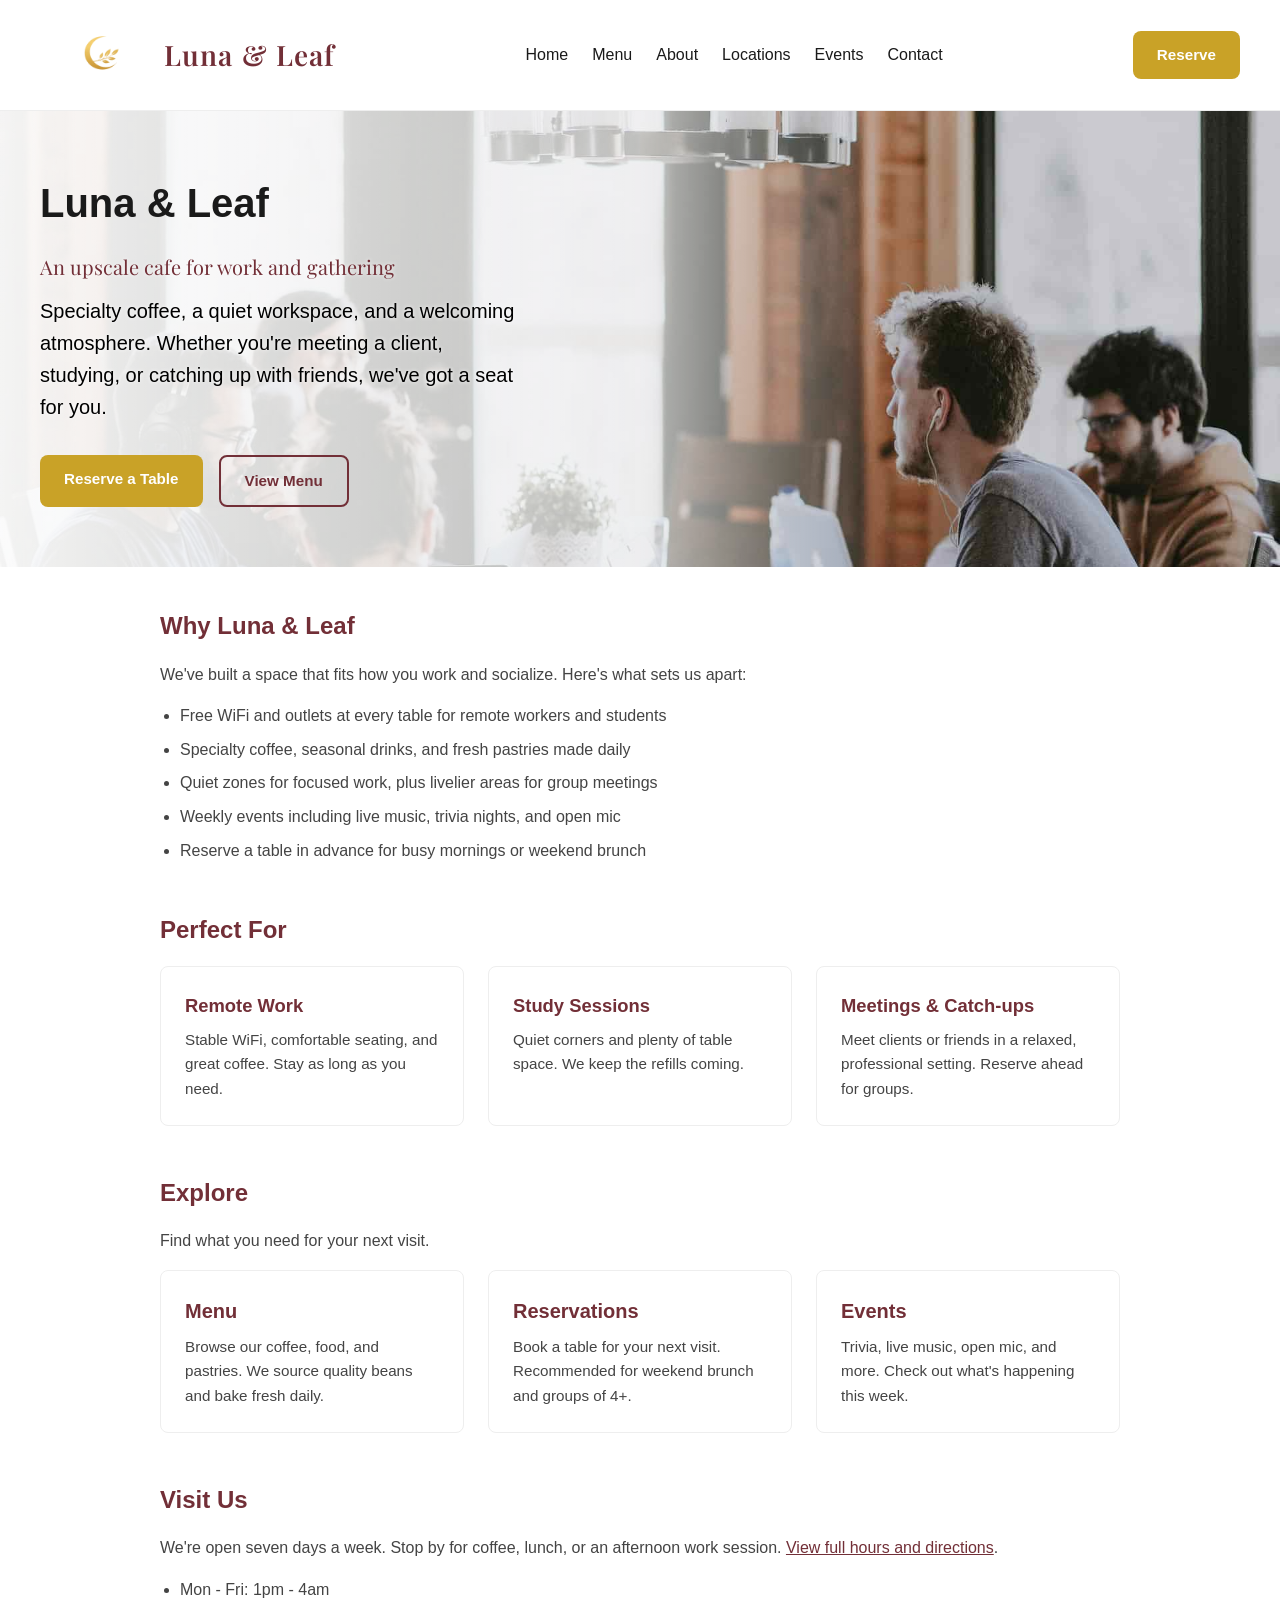
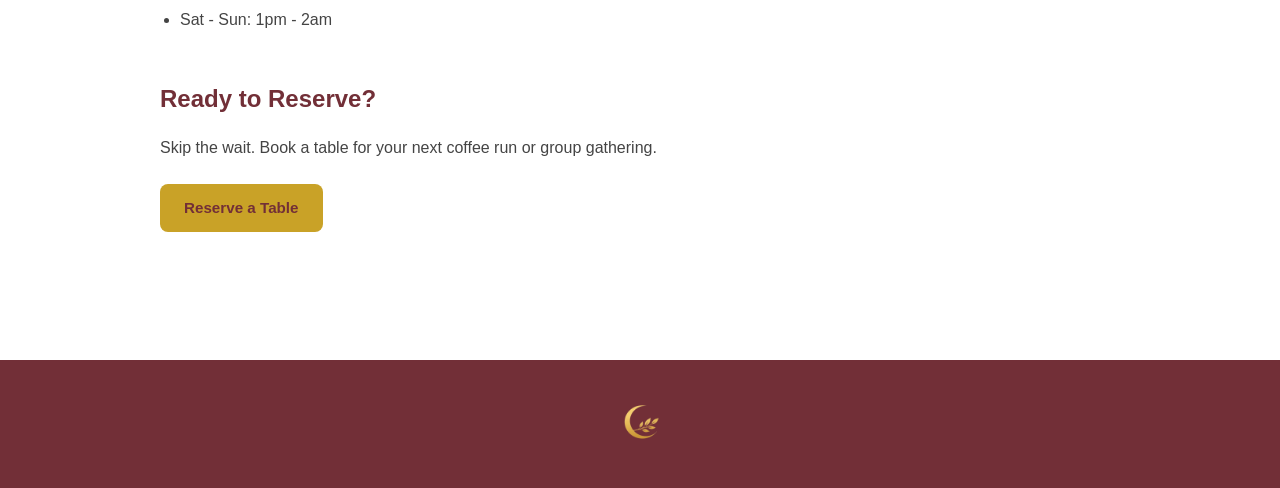
<file: index.html>
<html>
<head>
    <meta name="viewport" content="width=device-width, initial-scale=1">
    <meta name="keywords" content="Luna and Leaf, cafe, coffee shop, upscale cafe, workspace cafe, study spot, specialty coffee, reservations">
    <title>Luna & Leaf</title>

    <link rel="stylesheet" href="https://fonts.googleapis.com/css2?family=Playfair+Display:wght@600;700&display=swap">
    <link rel="stylesheet" href="buisness_style.css">
    <style>
        /* home hero - background image with overlay for readability */
        .home-hero {
            background: linear-gradient(90deg, rgba(255,255,255,0.95) 0%, rgba(255,255,255,0.7) 50%, transparent 70%),
                        url("images/workspace-2.jpg") no-repeat right center;
            background-size: cover;
            min-height: 400px;
            display: flex;
            flex-direction: column;
            justify-content: center;
        }

        .home-hero p {
            text-shadow: 0 0 4px #ffffff;
        }

    </style>
</head>

<body>
    <div class="header">
        <a href="index.html" class="logo">
            <img src="images/logo-nobg.png" alt="Luna & Leaf">
            <span>Luna & Leaf</span>
        </a>
        <nav class="navBar">
            <a href="index.html">Home</a>
            <a href="menu.html">Menu</a>
            <a href="about.html">About</a>
            <a href="locations.html">Locations</a>
            <a href="events.html">Events</a>
            <a href="contact.html">Contact</a>
        </nav>
        <a href="reservations.html" class="btn-cta">Reserve</a>
    </div>

    <div class="hero home-hero">
        <h1>Luna & Leaf</h1>
        <p class="hero-tagline">An upscale cafe for work and gathering</p>
        <p class="hero-intro">Specialty coffee, a quiet workspace, and a welcoming atmosphere. Whether you're meeting a client, studying, or catching up with friends, we've got a seat for you.</p>
        <div class="hero-ctas">
            <a href="reservations.html" class="btn-cta">Reserve a Table</a>
            <a href="menu.html" class="btn-secondary">View Menu</a>
        </div>
    </div>

    <div class="body">
        <section class="home-section">
            <h2>Why Luna & Leaf</h2>
            <p>We've built a space that fits how you work and socialize. Here's what sets us apart:</p>
            <ul class="feature-list">
                <li>Free WiFi and outlets at every table for remote workers and students</li>
                <li>Specialty coffee, seasonal drinks, and fresh pastries made daily</li>
                <li>Quiet zones for focused work, plus livelier areas for group meetings</li>
                <li>Weekly events including live music, trivia nights, and open mic</li>
                <li>Reserve a table in advance for busy mornings or weekend brunch</li>
            </ul>
        </section>

        <section class="home-section">
            <h2>Perfect For</h2>
            <div class="perfect-for-grid">
                <div class="perfect-for-card">
                    <h3>Remote Work</h3>
                    <p>Stable WiFi, comfortable seating, and great coffee. Stay as long as you need.</p>
                </div>
                <div class="perfect-for-card">
                    <h3>Study Sessions</h3>
                    <p>Quiet corners and plenty of table space. We keep the refills coming.</p>
                </div>
                <div class="perfect-for-card">
                    <h3>Meetings & Catch-ups</h3>
                    <p>Meet clients or friends in a relaxed, professional setting. Reserve ahead for groups.</p>
                </div>
            </div>
        </section>

        <section class="home-section home-quicklinks">
            <h2>Explore</h2>
            <p>Find what you need for your next visit.</p>
            <div class="quicklinks-grid">
                <a href="menu.html" class="quicklink-card">
                    <h3>Menu</h3>
                    <p>Browse our coffee, food, and pastries. We source quality beans and bake fresh daily.</p>
                </a>
                <a href="reservations.html" class="quicklink-card">
                    <h3>Reservations</h3>
                    <p>Book a table for your next visit. Recommended for weekend brunch and groups of 4+.</p>
                </a>
                <a href="events.html" class="quicklink-card">
                    <h3>Events</h3>
                    <p>Trivia, live music, open mic, and more. Check out what's happening this week.</p>
                </a>
            </div>
        </section>

        <section class="home-section">
            <h2>Visit Us</h2>
            <p>We're open seven days a week. Stop by for coffee, lunch, or an afternoon work session. <a href="locations.html">View full hours and directions</a>.</p>
            <ul class="hours-preview">
                <li>Mon - Fri: 1pm - 4am</li>
                <li>Sat - Sun: 1pm - 2am</li>
            </ul>
        </section>

        <section class="home-section home-cta">
            <h2>Ready to Reserve?</h2>
            <p>Skip the wait. Book a table for your next coffee run or group gathering.</p>
            <a href="reservations.html" class="btn-cta">Reserve a Table</a>
        </section>
    </div>

    <footer class="footer">
        <a href="index.html"><img src="images/logo-nobg.png" alt="Luna & Leaf"></a>
    </footer>

</body>
</html>
</file>
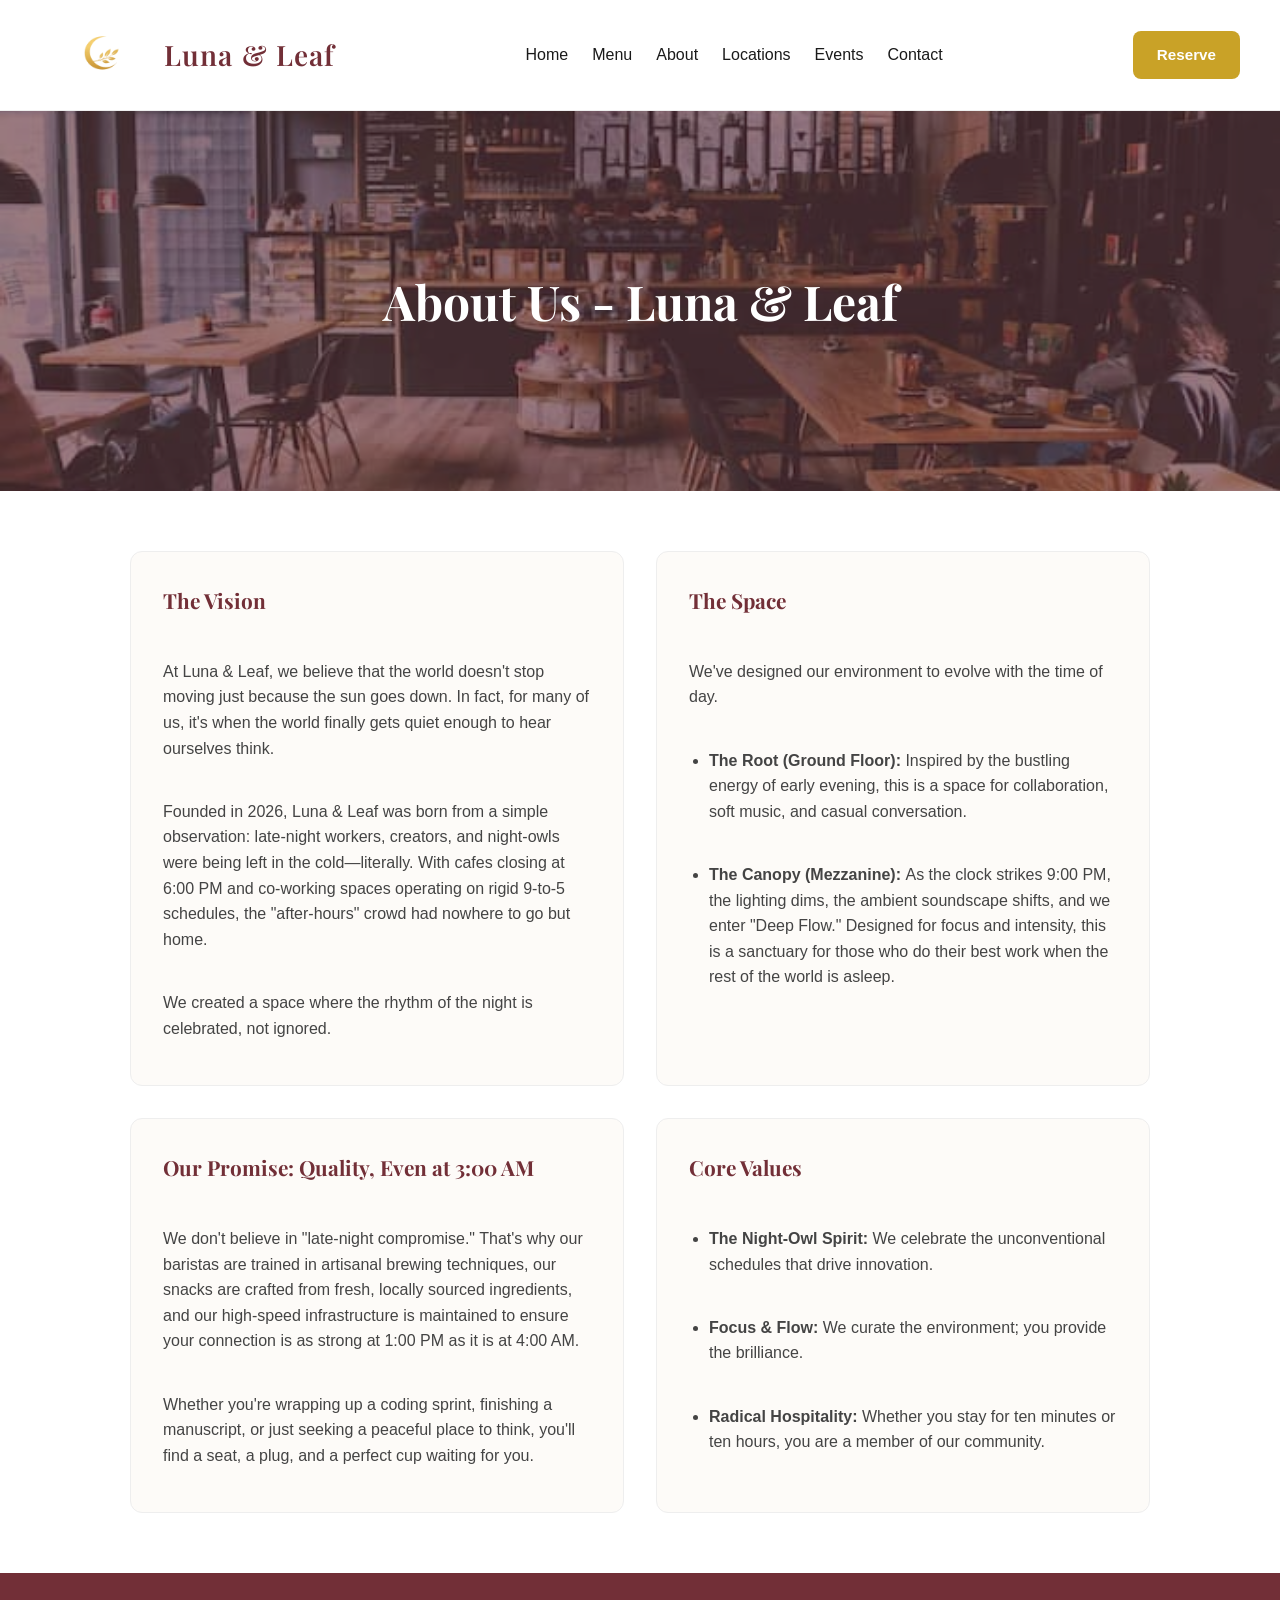
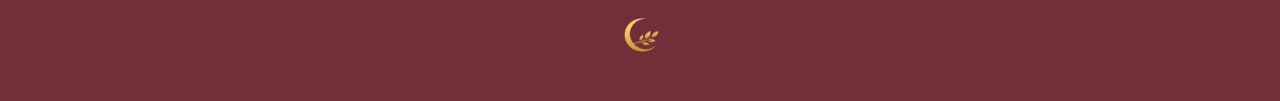
<file: about.html>
<html>
<head>
    <meta name='viewport' content="width=device-width, initial-scale=1">
    <title>About Us - Luna & Leaf</title>

    <link rel="stylesheet" href="https://fonts.googleapis.com/css2?family=Playfair+Display:wght@600;700&display=swap">
    <link rel="stylesheet" href="buisness_style.css">
</head>

<body>
    <div class="header">
        <a href="index.html" class="logo">
            <img src="images/logo-nobg.png" alt="Luna & Leaf">
            <span>Luna & Leaf</span>
        </a>
        <nav class="navBar">
            <a href="index.html">Home</a>
            <a href="menu.html">Menu</a>
            <a href="about.html">About</a>
            <a href="locations.html">Locations</a>
            <a href="events.html">Events</a>
            <a href="contact.html">Contact</a>
        </nav>
        <a href="reservations.html" class="btn-cta">Reserve</a>
    </div>

    <div class="aboutUsHero"> 
        <h1>About Us - Luna & Leaf</h1>
        <img id="aboutIMG"src="images/aboutUS.jpg">
    </div>


    <div class="aboutBoxes">
        <div class="aboutBox0">
            <h3>The Vision</h3></br>
            <p>At Luna & Leaf, we believe that the world doesn't stop moving 
                just because the sun goes down. In fact, for many of us, it's 
                when the world finally gets quiet enough to hear ourselves think.</p></br>
            <p>Founded in 2026, Luna & Leaf was born from a simple observation: 
                late-night workers, creators, and night-owls were being left in 
                the cold—literally. With cafes closing at 6:00 PM and co-working 
                spaces operating on rigid 9-to-5 schedules, the "after-hours" 
                crowd had nowhere to go but home.</p></br>
            <p>We created a space where the rhythm of the night is celebrated, 
                not ignored.</p>
        </div>

        <div class="aboutBox1">
            <h3>The Space</h3></br>
            <p>We've designed our environment to evolve with the time of day.</p></br>
            <ul>
                <li><strong>The Root (Ground Floor): </strong>Inspired by the 
                    bustling energy of early evening, this is a space for 
                    collaboration, soft music, and casual conversation.</li></br>
                <li><strong>The Canopy (Mezzanine): </strong>As the clock 
                    strikes 9:00 PM, the lighting dims, the ambient 
                    soundscape shifts, and we enter "Deep Flow." Designed 
                    for focus and intensity, this is a sanctuary for those 
                    who do their best work when the rest of the world is 
                    asleep.</li>
            </ul>
        </div>

        <div class="aboutBox0">
            <h3>Our Promise: Quality, Even at 3:00 AM</h3></br>
            <p>We don't believe in "late-night compromise." That's why our 
                baristas are trained in artisanal brewing techniques, our 
                snacks are crafted from fresh, locally sourced ingredients, 
                and our high-speed infrastructure is maintained to ensure 
                your connection is as strong at 1:00 PM as it is at 4:00 AM.</p></br>
            <p>Whether you're wrapping up a coding sprint, finishing a 
                manuscript, or just seeking a peaceful place to think, 
                you'll find a seat, a plug, and a perfect cup waiting for you.</p>
        </div>

        <div class="aboutBox1">
            <h3>Core Values</h3></br>
            <ul>
                <li><strong>The Night-Owl Spirit: </strong>We celebrate the 
                    unconventional schedules that drive innovation.</li></br>
                <li><strong>Focus & Flow: </strong>We curate the environment; 
                    you provide the brilliance.</li></br>
                <li><strong>Radical Hospitality: </strong>Whether you stay for 
                    ten minutes or ten hours, you are a member of our community.</li>
            </ul>
        </div>
    </div>

    <footer class="footer">
        <a href="index.html"><img src="images/logo-nobg.png" alt="Luna & Leaf"></a>
    </footer>

</body>
</html>
</file>
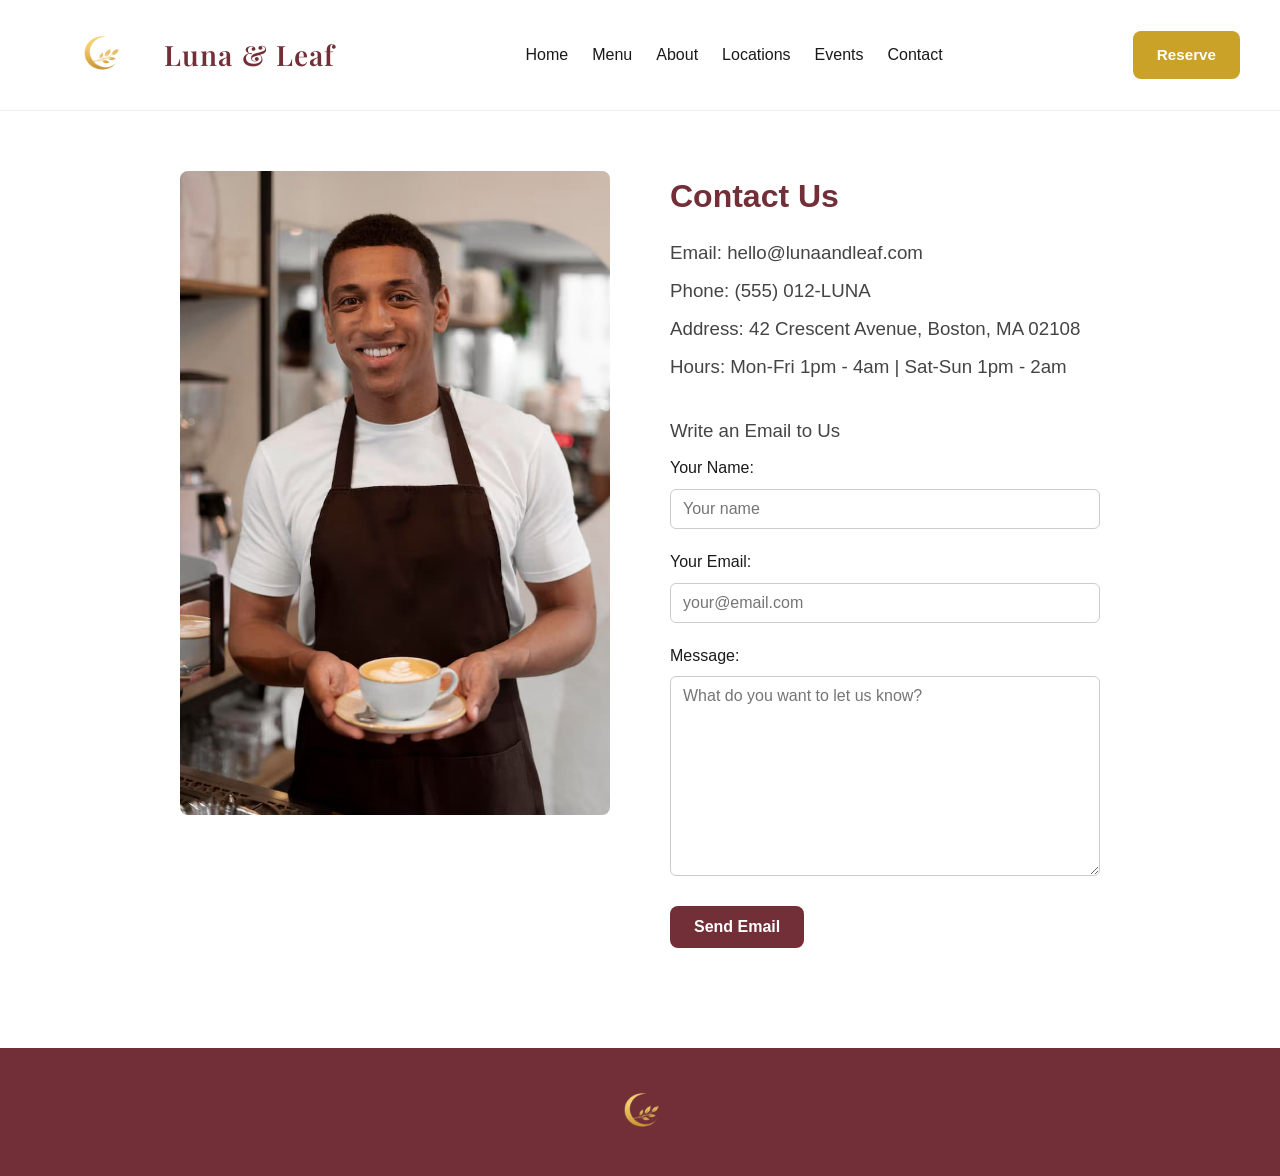
<file: contact.html>
<html>
<head>
    <meta name='viewport' content="width=device-width, initial-scale=1">
    <title>Contact - Luna & Leaf</title>
    <link rel="stylesheet" href="https://fonts.googleapis.com/css2?family=Playfair+Display:wght@600;700&display=swap">
    <link rel="stylesheet" href="buisness_style.css">
    <link rel="stylesheet" href="forms.css">
</head>
<body>
    <div class="header">
        <a href="index.html" class="logo">
            <img src="images/logo-nobg.png" alt="Luna & Leaf">
            <span>Luna & Leaf</span>
        </a>
        <nav class="navBar">
            <a href="index.html">Home</a>
            <a href="menu.html">Menu</a>
            <a href="about.html">About</a>
            <a href="locations.html">Locations</a>
            <a href="events.html">Events</a>
            <a href="contact.html">Contact</a>
        </nav>
        <a href="reservations.html" class="btn-cta">Reserve</a>
    </div>
    <div class="body">
        <div class="contacts">
            <div class="contacts_box">
                <img src="images/contact_us.jpg">
            </div>
            <div class="contacts_box">
                <h1>Contact Us</h1>
                <h3>Email: hello@lunaandleaf.com</h3>
                <h3>Phone: (555) 012-LUNA</h3>
                <h3>Address: 42 Crescent Avenue, Boston, MA 02108</h3>
                <h3>Hours: Mon-Fri 1pm - 4am | Sat-Sun 1pm - 2am</h3>
                <br>
                <h3>Write an Email to Us</h3>
                <form id="contactForm" action="#" method="GET">
                    <div class="form-group">
                        <label>Your Name:</label>
                        <input type="text" id="contactName" required placeholder="Your name">
                    </div>
                    <div class="form-group">
                        <label>Your Email:</label>
                        <input type="email" id="contactEmail" required placeholder="your@email.com">
                    </div>
                    <div class="form-group">
                        <label>Message:</label>
                        <textarea id="contactMessage" placeholder="What do you want to let us know?"></textarea>
                    </div>
                    <button type="submit" class="btn-submit">Send Email</button>
                </form>
            </div>
        </div>
        <div class="FAQ">
        </div>
    </div>
    <footer class="footer">
        <a href="index.html"><img src="images/logo-nobg.png" alt="Luna & Leaf"></a>
    </footer>

    <script>
        document.getElementById('contactForm').addEventListener('submit', function(e) {
            e.preventDefault();
            var name = document.getElementById('contactName').value.trim();
            var email = document.getElementById('contactEmail').value.trim();
            var message = document.getElementById('contactMessage').value.trim();

            if (!name) {
                alert('Please enter your name.');
                return;
            }
            if (!email) {
                alert('Please enter your email.');
                return;
            }
            if (!message) {
                alert('Please enter a message.');
                return;
            }

            alert('Thank you for your message! We\'ll get back to you soon.');
        });
    </script>
</body>
</html>
</file>
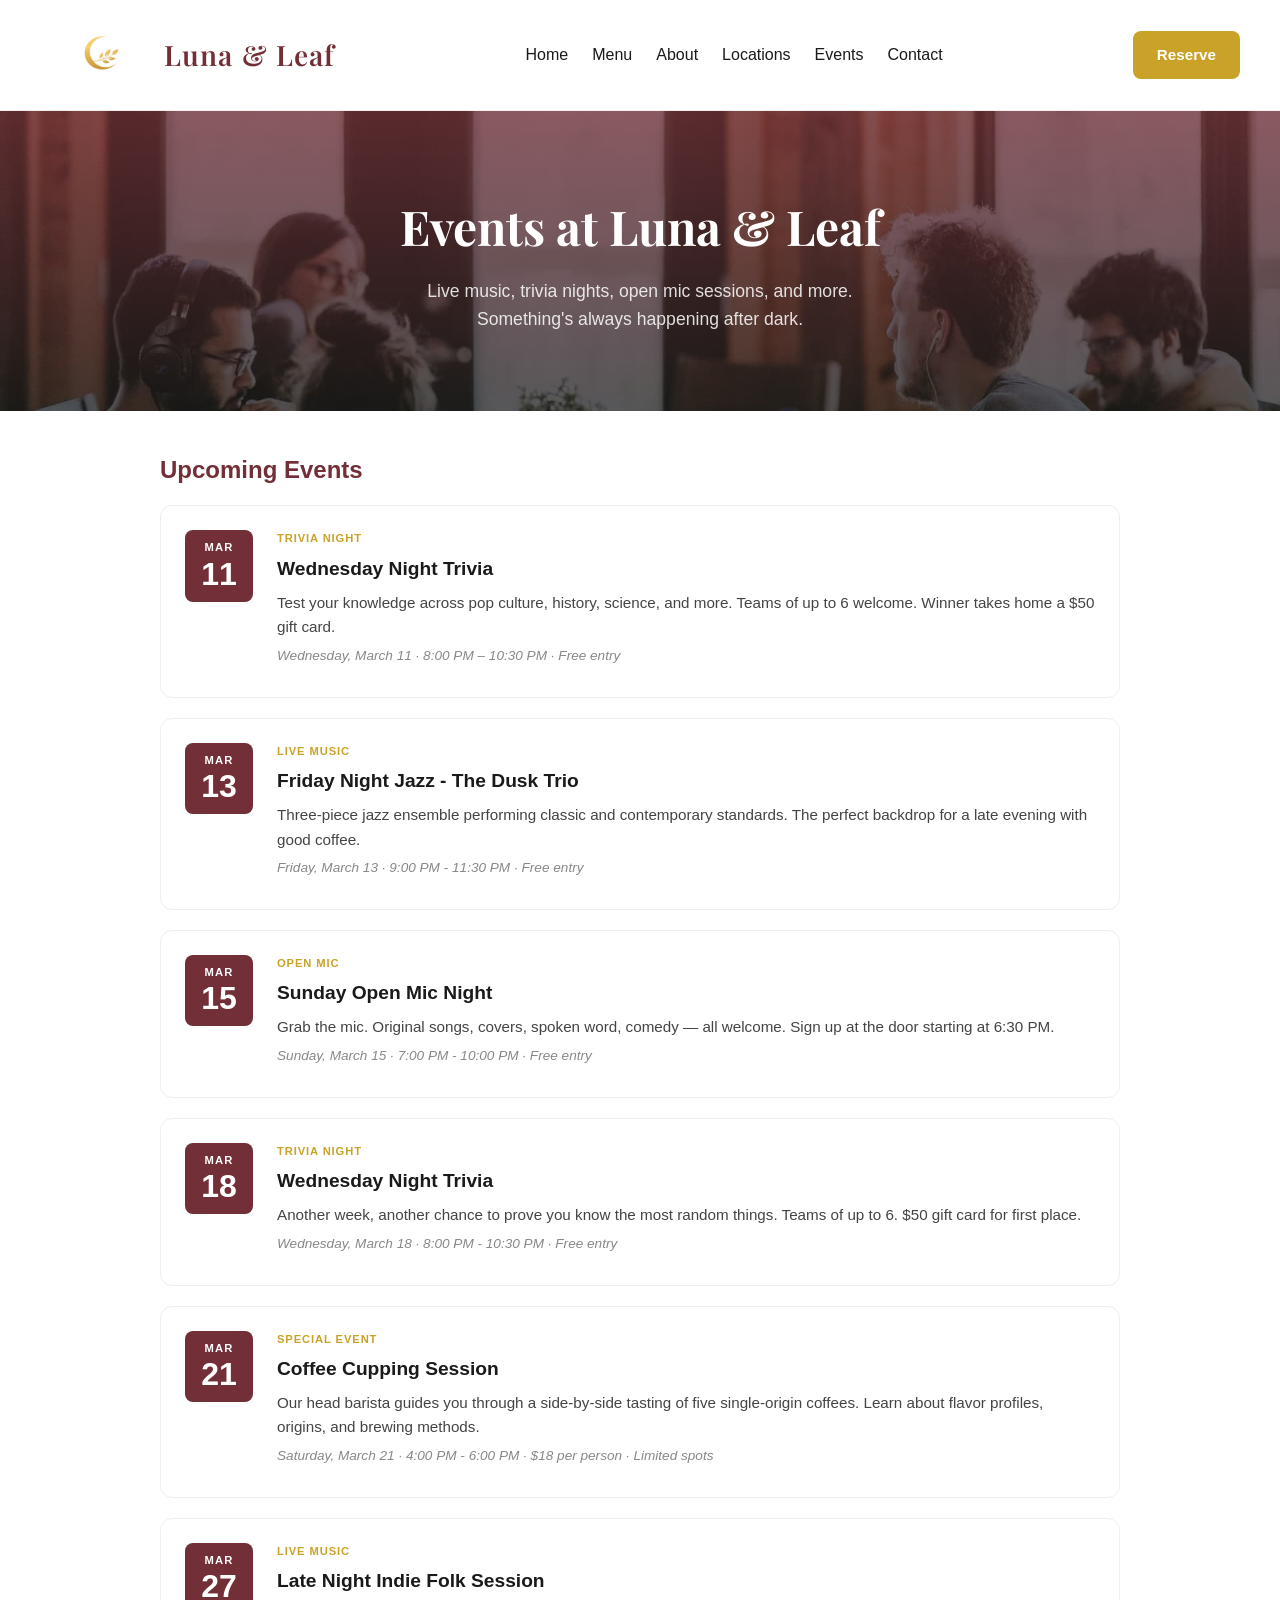
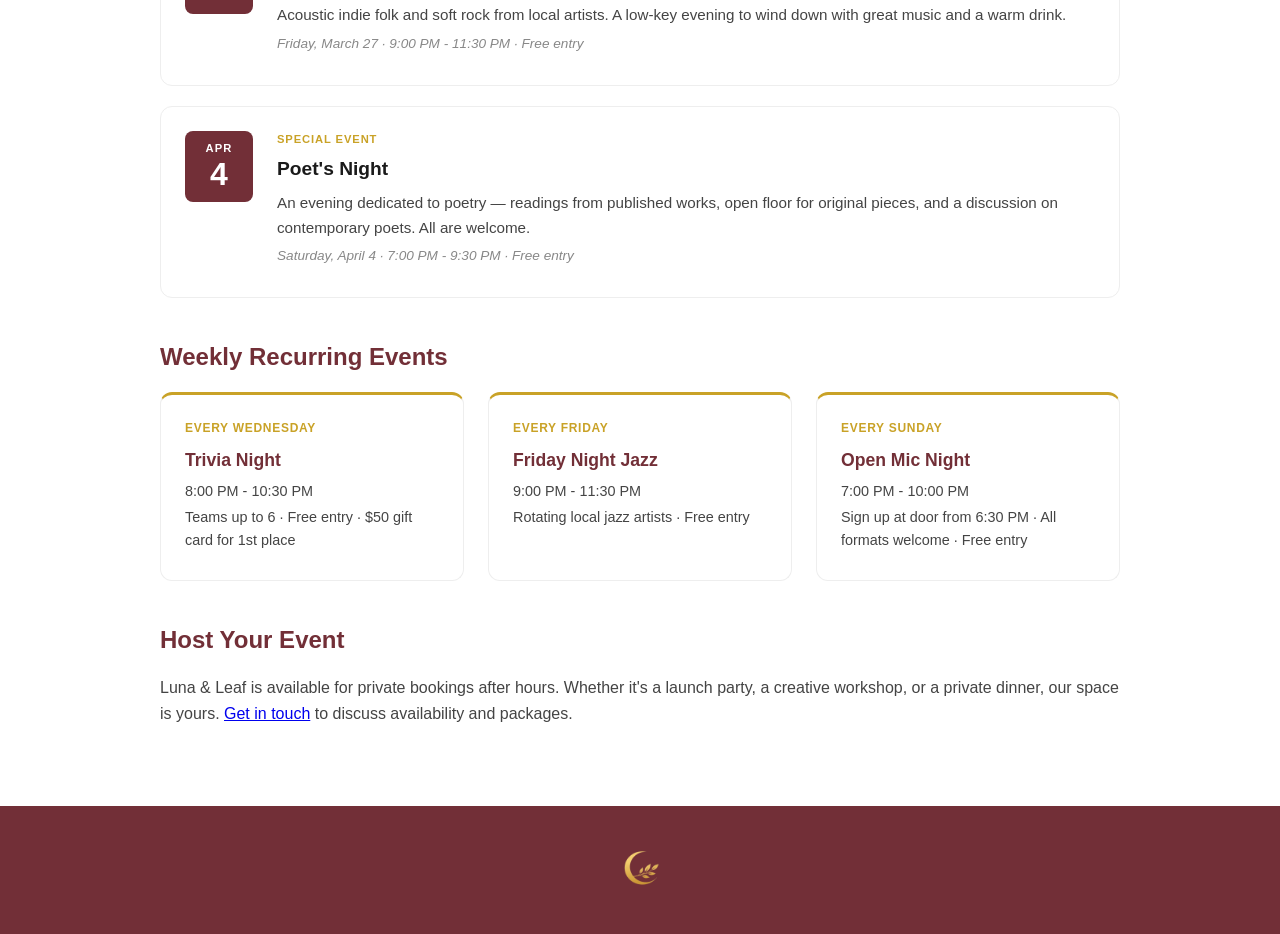
<file: events.html>
<html>
<head>
    <meta name='viewport' content="width=device-width, initial-scale=1">
    <title>Events - Luna & Leaf</title>

    <link rel="stylesheet" href="https://fonts.googleapis.com/css2?family=Playfair+Display:wght@600;700&display=swap">
    <link rel="stylesheet" href="buisness_style.css">
</head>

<body>
    <div class="header">
        <a href="index.html" class="logo">
            <img src="images/logo-nobg.png" alt="Luna & Leaf">
            <span>Luna & Leaf</span>
        </a>
        <nav class="navBar">
            <a href="index.html">Home</a>
            <a href="menu.html">Menu</a>
            <a href="about.html">About</a>
            <a href="locations.html">Locations</a>
            <a href="events.html">Events</a>
            <a href="contact.html">Contact</a>
        </nav>
        <a href="reservations.html" class="btn-cta">Reserve</a>
    </div>

    <div class="events-hero">
        <h1>Events at Luna & Leaf</h1>
        <p>Live music, trivia nights, open mic sessions, and more. Something's always happening after dark.</p>
    </div>

    <div class="body">

        <h2>Upcoming Events</h2>
        <div class="events-grid">

            <div class="event-card">
                <div class="event-date">
                    <span class="event-month">Mar</span>
                    <span class="event-day">11</span>
                </div>
                <div class="event-info">
                    <span class="event-tag">Trivia Night</span>
                    <h3>Wednesday Night Trivia</h3>
                    <p>Test your knowledge across pop culture, history, science, and more. Teams of up to 6 welcome. Winner takes home a $50 gift card.</p>
                    <p class="event-time">Wednesday, March 11 · 8:00 PM – 10:30 PM · Free entry</p>
                </div>
            </div>

            <div class="event-card">
                <div class="event-date">
                    <span class="event-month">Mar</span>
                    <span class="event-day">13</span>
                </div>
                <div class="event-info">
                    <span class="event-tag">Live Music</span>
                    <h3>Friday Night Jazz - The Dusk Trio</h3>
                    <p>Three-piece jazz ensemble performing classic and contemporary standards. The perfect backdrop for a late evening with good coffee.</p>
                    <p class="event-time">Friday, March 13 · 9:00 PM - 11:30 PM · Free entry</p>
                </div>
            </div>

            <div class="event-card">
                <div class="event-date">
                    <span class="event-month">Mar</span>
                    <span class="event-day">15</span>
                </div>
                <div class="event-info">
                    <span class="event-tag">Open Mic</span>
                    <h3>Sunday Open Mic Night</h3>
                    <p>Grab the mic. Original songs, covers, spoken word, comedy — all welcome. Sign up at the door starting at 6:30 PM.</p>
                    <p class="event-time">Sunday, March 15 · 7:00 PM - 10:00 PM · Free entry</p>
                </div>
            </div>

            <div class="event-card">
                <div class="event-date">
                    <span class="event-month">Mar</span>
                    <span class="event-day">18</span>
                </div>
                <div class="event-info">
                    <span class="event-tag">Trivia Night</span>
                    <h3>Wednesday Night Trivia</h3>
                    <p>Another week, another chance to prove you know the most random things. Teams of up to 6. $50 gift card for first place.</p>
                    <p class="event-time">Wednesday, March 18 · 8:00 PM - 10:30 PM · Free entry</p>
                </div>
            </div>

            <div class="event-card">
                <div class="event-date">
                    <span class="event-month">Mar</span>
                    <span class="event-day">21</span>
                </div>
                <div class="event-info">
                    <span class="event-tag">Special Event</span>
                    <h3>Coffee Cupping Session</h3>
                    <p>Our head barista guides you through a side-by-side tasting of five single-origin coffees. Learn about flavor profiles, origins, and brewing methods.</p>
                    <p class="event-time">Saturday, March 21 · 4:00 PM - 6:00 PM · $18 per person · Limited spots</p>
                </div>
            </div>

            <div class="event-card">
                <div class="event-date">
                    <span class="event-month">Mar</span>
                    <span class="event-day">27</span>
                </div>
                <div class="event-info">
                    <span class="event-tag">Live Music</span>
                    <h3>Late Night Indie Folk Session</h3>
                    <p>Acoustic indie folk and soft rock from local artists. A low-key evening to wind down with great music and a warm drink.</p>
                    <p class="event-time">Friday, March 27 · 9:00 PM - 11:30 PM · Free entry</p>
                </div>
            </div>

            <div class="event-card">
                <div class="event-date">
                    <span class="event-month">Apr</span>
                    <span class="event-day">4</span>
                </div>
                <div class="event-info">
                    <span class="event-tag">Special Event</span>
                    <h3>Poet's Night</h3>
                    <p>An evening dedicated to poetry — readings from published works, open floor for original pieces, and a discussion on contemporary poets. All are welcome.</p>
                    <p class="event-time">Saturday, April 4 · 7:00 PM - 9:30 PM · Free entry</p>
                </div>
            </div>

        </div>

        <h2>Weekly Recurring Events</h2>
        <div class="recurring-grid">

            <div class="recurring-card">
                <span class="event-day-label">Every Wednesday</span>
                <h3>Trivia Night</h3>
                <p>8:00 PM - 10:30 PM</p>
                <p>Teams up to 6 · Free entry · $50 gift card for 1st place</p>
            </div>

            <div class="recurring-card">
                <span class="event-day-label">Every Friday</span>
                <h3>Friday Night Jazz</h3>
                <p>9:00 PM - 11:30 PM</p>
                <p>Rotating local jazz artists · Free entry</p>
            </div>

            <div class="recurring-card">
                <span class="event-day-label">Every Sunday</span>
                <h3>Open Mic Night</h3>
                <p>7:00 PM - 10:00 PM</p>
                <p>Sign up at door from 6:30 PM · All formats welcome · Free entry</p>
            </div>

        </div>

        <h2>Host Your Event</h2>
        <p>Luna & Leaf is available for private bookings after hours. Whether it's a launch party, a creative workshop, or a private dinner, our space is yours. <a href="contact.html">Get in touch</a> to discuss availability and packages.</p>

    </div>

    <footer class="footer">
        <a href="index.html"><img src="images/logo-nobg.png" alt="Luna & Leaf"></a>
    </footer>

</body>
</html>
</file>
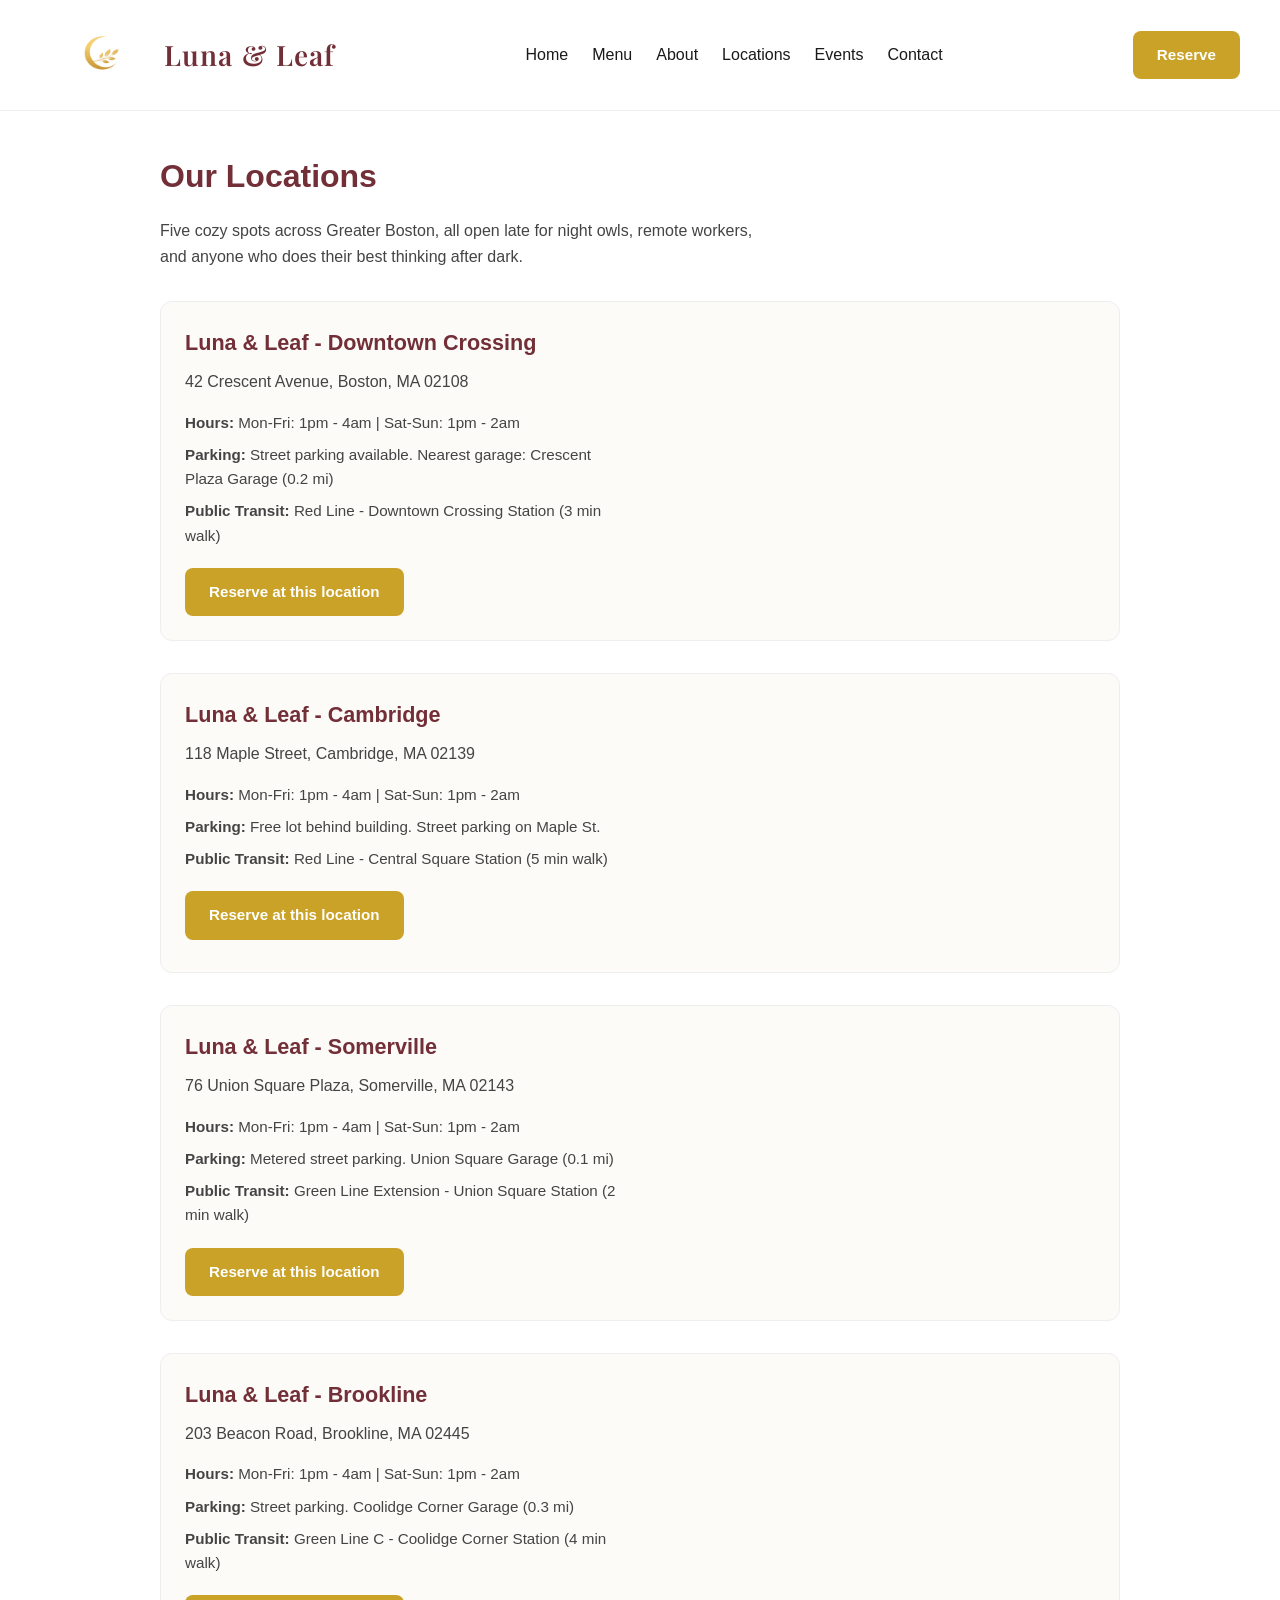
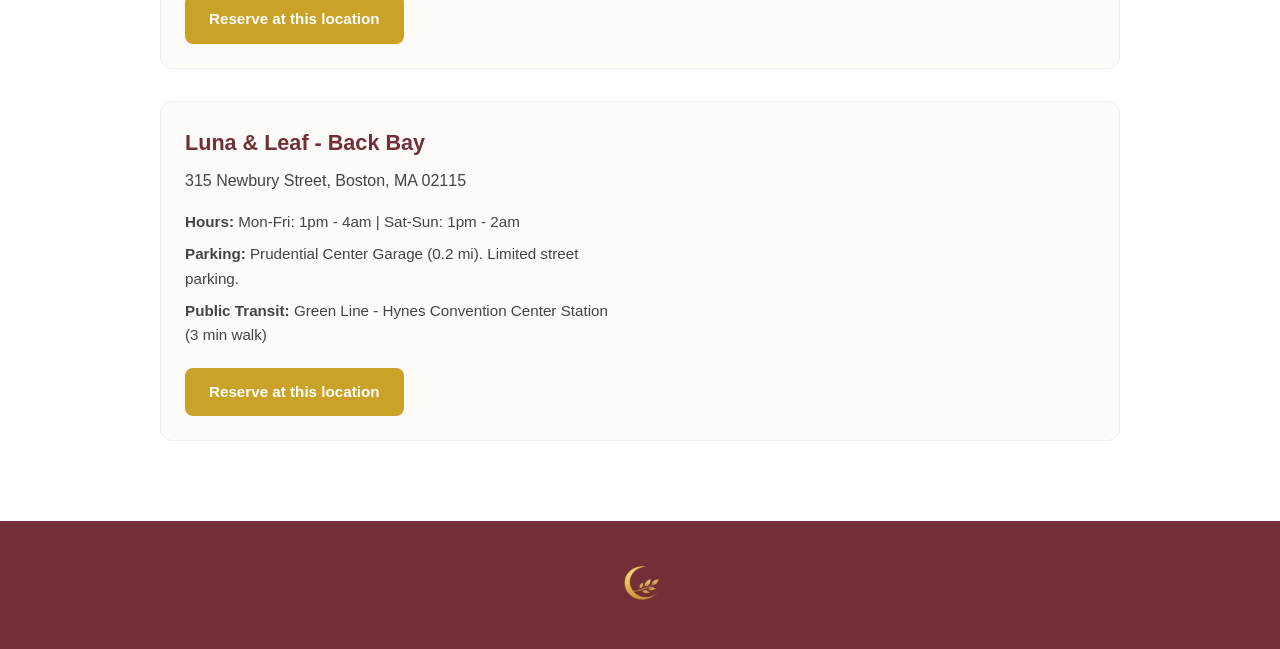
<file: locations.html>
<!DOCTYPE html>
<html>
<head>
    <meta name='viewport' content="width=device-width, initial-scale=1">
    <title>Locations - Luna & Leaf</title>
    <link rel="stylesheet" href="https://fonts.googleapis.com/css2?family=Playfair+Display:wght@600;700&display=swap">
    <link rel="stylesheet" href="buisness_style.css">
    <script>
        document.addEventListener("DOMContentLoaded", function() {
            const locations = [
                {
                    name: "Luna & Leaf - Downtown Crossing",
                    address: "42 Crescent Avenue, Boston, MA 02108",
                    hours: "Mon-Fri: 1pm - 4am | Sat-Sun: 1pm - 2am",
                    parking: "Street parking available. Nearest garage: Crescent Plaza Garage (0.2 mi)",
                    transit: "Red Line - Downtown Crossing Station (3 min walk)",
                    mapEmbed: "https://www.google.com/maps/embed?pb=!1m18!1m12!1m3!1d2948.665!2d-71.0589!3d42.3551!2m3!1f0!2f0!3f0!3m2!1i1024!2i768!4f13.1!3m3!1m2!1s0x0%3A0x0!2zNDLCsDIxJzE4LjQiTiA3McKwMDMnMzIuMCJX!5e0!3m2!1sen!2sus!4v1600000000000!5m2!1sen!2sus"
                },
                {
                    name: "Luna & Leaf - Cambridge",
                    address: "118 Maple Street, Cambridge, MA 02139",
                    hours: "Mon-Fri: 1pm - 4am | Sat-Sun: 1pm - 2am",
                    parking: "Free lot behind building. Street parking on Maple St.",
                    transit: "Red Line - Central Square Station (5 min walk)",
                    mapEmbed: "https://www.google.com/maps/embed?pb=!1m18!1m12!1m3!1d2948.123!2d-71.1097!3d42.3656!2m3!1f0!2f0!3f0!3m2!1i1024!2i768!4f13.1!3m3!1m2!1s0x0%3A0x0!2zNDLCsDIxJzU2LjIiTiA3McKwMDYnMzQuOSJX!5e0!3m2!1sen!2sus!4v1600000000000!5m2!1sen!2sus"
                },
                {
                    name: "Luna & Leaf - Somerville",
                    address: "76 Union Square Plaza, Somerville, MA 02143",
                    hours: "Mon-Fri: 1pm - 4am | Sat-Sun: 1pm - 2am",
                    parking: "Metered street parking. Union Square Garage (0.1 mi)",
                    transit: "Green Line Extension - Union Square Station (2 min walk)",
                    mapEmbed: "https://www.google.com/maps/embed?pb=!1m18!1m12!1m3!1d2947.456!2d-71.0956!3d42.3795!2m3!1f0!2f0!3f0!3m2!1i1024!2i768!4f13.1!3m3!1m2!1s0x0%3A0x0!2zNDLCsDIyJzQ2LjIiTiA3McKwMDUnNDQuMiJX!5e0!3m2!1sen!2sus!4v1600000000000!5m2!1sen!2sus"
                },
                {
                    name: "Luna & Leaf - Brookline",
                    address: "203 Beacon Road, Brookline, MA 02445",
                    hours: "Mon-Fri: 1pm - 4am | Sat-Sun: 1pm - 2am",
                    parking: "Street parking. Coolidge Corner Garage (0.3 mi)",
                    transit: "Green Line C - Coolidge Corner Station (4 min walk)",
                    mapEmbed: "https://www.google.com/maps/embed?pb=!1m18!1m12!1m3!1d2949.234!2d-71.1212!3d42.3421!2m3!1f0!2f0!3f0!3m2!1i1024!2i768!4f13.1!3m3!1m2!1s0x0%3A0x0!2zNDLCsDIwJzMxLjYiTiA3McKwMDcnMTYuMyJX!5e0!3m2!1sen!2sus!4v1600000000000!5m2!1sen!2sus"
                },
                {
                    name: "Luna & Leaf - Back Bay",
                    address: "315 Newbury Street, Boston, MA 02115",
                    hours: "Mon-Fri: 1pm - 4am | Sat-Sun: 1pm - 2am",
                    parking: "Prudential Center Garage (0.2 mi). Limited street parking.",
                    transit: "Green Line - Hynes Convention Center Station (3 min walk)",
                    mapEmbed: "https://www.google.com/maps/embed?pb=!1m18!1m12!1m3!1d2948.876!2d-71.0872!3d42.3489!2m3!1f0!2f0!3f0!3m2!1i1024!2i768!4f13.1!3m3!1m2!1s0x0%3A0x0!2zNDLCsDIwJzU2LjAiTiA3McKwMDUnMTQuMSJX!5e0!3m2!1sen!2sus!4v1600000000000!5m2!1sen!2sus"
                }
            ];

            let html = "";
            for (let loc of locations) {
                html += `
                    <div class="location-card">
                        <div class="location-info">
                            <h2>${loc.name}</h2>
                            <p class="location-address">${loc.address}</p>
                            <div class="location-details">
                                <p><strong>Hours:</strong> ${loc.hours}</p>
                                <p><strong>Parking:</strong> ${loc.parking}</p>
                                <p><strong>Public Transit:</strong> ${loc.transit}</p>
                            </div>
                            <a href="reservations.html" class="btn-cta">Reserve at this location</a>
                        </div>
                        <div class="location-map">
                            <iframe 
                                src="${loc.mapEmbed}" 
                                width="100%" 
                                height="250" 
                                style="border:0; border-radius: 8px;" 
                                allowfullscreen="" 
                                loading="lazy" 
                                referrerpolicy="no-referrer-when-downgrade">
                            </iframe>
                        </div>
                    </div>
                `;
            }
            document.getElementById("locations-container").innerHTML = html;
        });
    </script>
</head>
<body>
    <div class="header">
        <a href="index.html" class="logo">
            <img src="images/logo-nobg.png" alt="Luna & Leaf">
            <span>Luna & Leaf</span>
        </a>
        <nav class="navBar">
            <a href="index.html">Home</a>
            <a href="menu.html">Menu</a>
            <a href="about.html">About</a>
            <a href="locations.html">Locations</a>
            <a href="events.html">Events</a>
            <a href="contact.html">Contact</a>
        </nav>
        <a href="reservations.html" class="btn-cta">Reserve</a>
    </div>

    <div class="body">
        <h1>Our Locations</h1>
        <p class="locations-intro">Five cozy spots across Greater Boston, all open late for night owls, remote workers, and anyone who does their best thinking after dark.</p>
        
        <div id="locations-container">
            <!-- Locations loaded via JavaScript -->
        </div>
    </div>

    <footer class="footer">
        <a href="index.html"><img src="images/logo-nobg.png" alt="Luna & Leaf"></a>
    </footer>
</body>
</html>
</file>
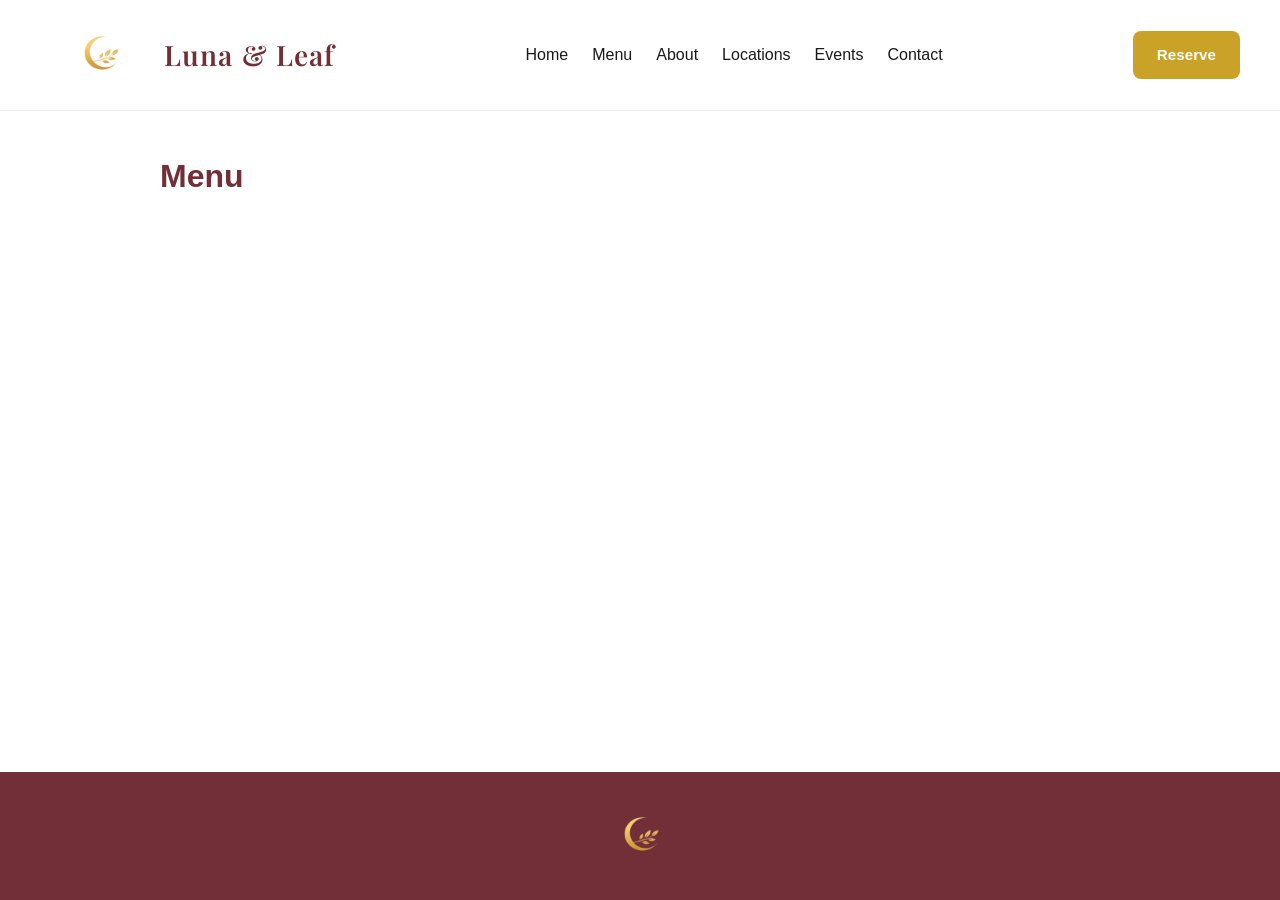
<file: menu.html>
<html>
<head>
    <meta name='viewport' content="width=device-width, initial-scale=1">
    <title>Menu - Luna & Leaf</title>

    <link rel="stylesheet" href="https://fonts.googleapis.com/css2?family=Playfair+Display:wght@600;700&display=swap">
    <link rel="stylesheet" href="buisness_style.css">

    <script>

        window.onload = function () {
            fetch("https://raw.githubusercontent.com/micliao7/CS20-Midterm-Project/refs/heads/main/menu_items.json")
                .then(response => {
                    if (!response.ok){
                        console.log("unable to fetch data");
                    } else {
                        return response.json();
                    }
                })
                .then(data => {
                    console.log(data.menu_items);
                    let str = "";
                    let i = 0;
                    for (let item of data.menu_items) {
                        str += "<div class='menu_box" + i + "'><h3>" + item.Name + "</h3>"
                        + "<p>" + item.Description + "</p>"
                        + "<p>Price: " + item.Price + "</p>"
                        + "</div>";

                        //iterates between menu_box0 and menu_box1 for styling
                        if (i == 0) {i = 1;}
                        else {i = 0;}
                    }

                    document.getElementById("menu").innerHTML = str;
                })
        }
    </script>
</head>

<body>
    <div class="header">
        <a href="index.html" class="logo">
            <img src="images/logo-nobg.png" alt="Luna & Leaf">
            <span>Luna & Leaf</span>
        </a>
        <nav class="navBar">
            <a href="index.html">Home</a>
            <a href="menu.html">Menu</a>
            <a href="about.html">About</a>
            <a href="locations.html">Locations</a>
            <a href="events.html">Events</a>
            <a href="contact.html">Contact</a>
        </nav>
        <a href="reservations.html" class="btn-cta">Reserve</a>
    </div>

    <div class="body">
        <h1>Menu</h1>
        <div id="menu"> 

        </div>
    </div>

    <footer class="footer">
        <a href="index.html"><img src="images/logo-nobg.png" alt="Luna & Leaf"></a>
    </footer>

</body>
</html>
</file>
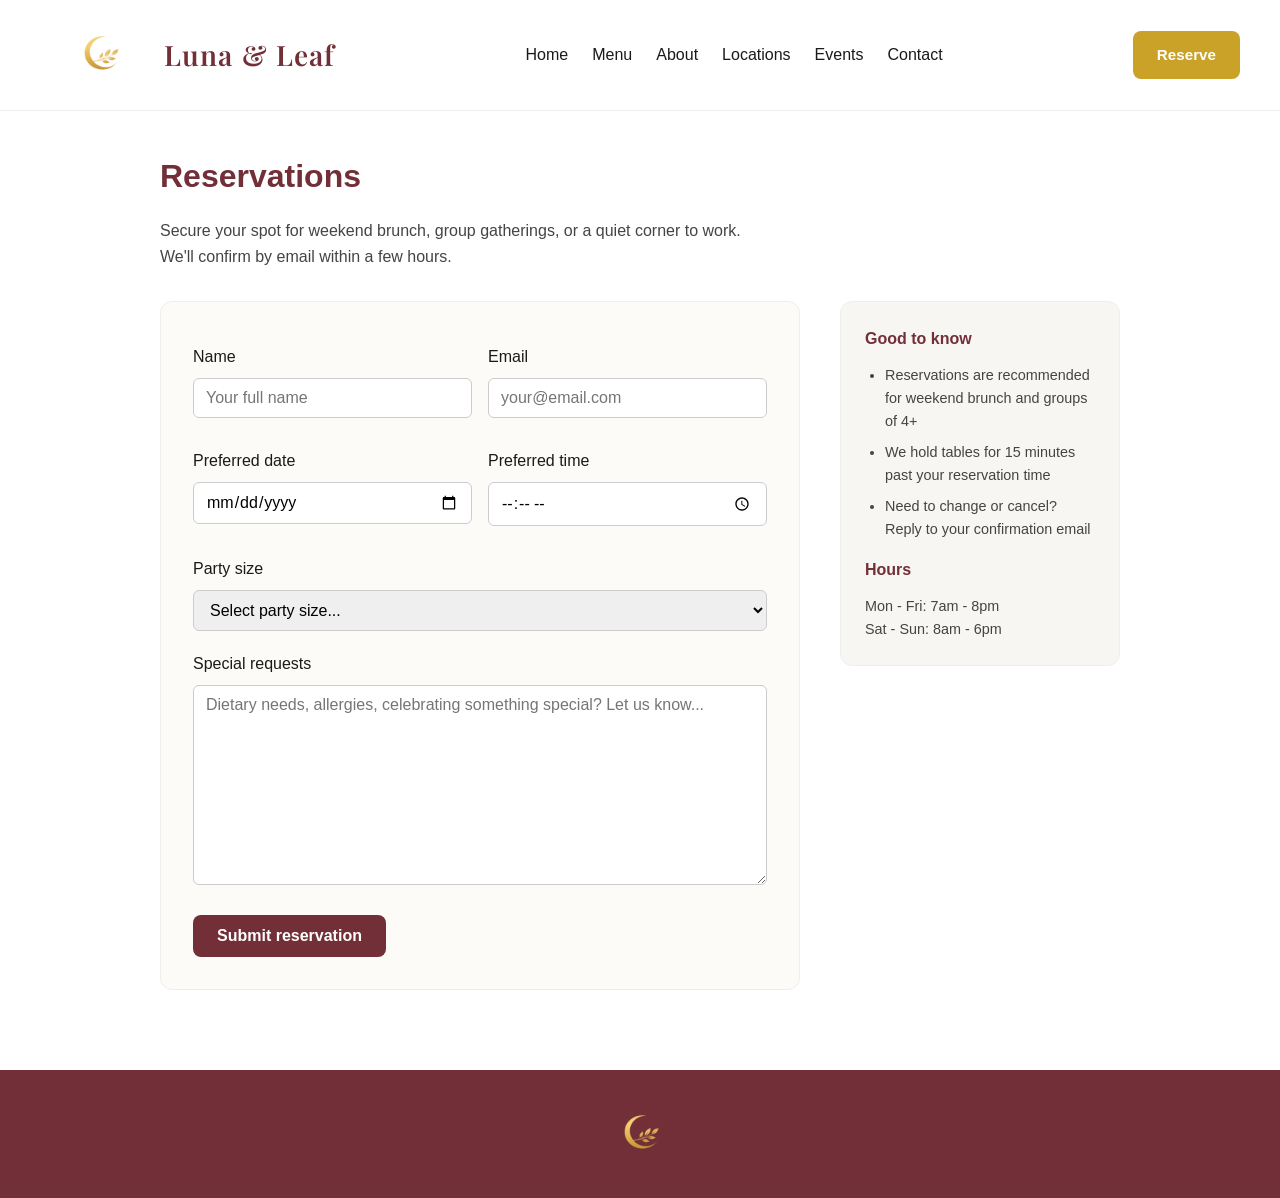
<file: reservations.html>
<html>
<head>
    <meta name='viewport' content="width=device-width, initial-scale=1">
    <title>Reservations - Luna & Leaf</title>

    <link rel="stylesheet" href="https://fonts.googleapis.com/css2?family=Playfair+Display:wght@600;700&display=swap">
    <link rel="stylesheet" href="buisness_style.css">
    <link rel="stylesheet" href="forms.css">
</head>

<body>
    <div class="header">
        <a href="index.html" class="logo">
            <img src="images/logo-nobg.png" alt="Luna & Leaf">
            <span>Luna & Leaf</span>
        </a>
        <nav class="navBar">
            <a href="index.html">Home</a>
            <a href="menu.html">Menu</a>
            <a href="about.html">About</a>
            <a href="locations.html">Locations</a>
            <a href="events.html">Events</a>
            <a href="contact.html">Contact</a>
        </nav>
        <a href="reservations.html" class="btn-cta">Reserve</a>
    </div>

    <div class="body">
        <h1>Reservations</h1>
        <p class="reservations-intro">Secure your spot for weekend brunch, group gatherings, or a quiet corner to work. We'll confirm by email within a few hours.</p>

        <div class="reservations-layout">
            <div class="reservation-form-card">
                <form id="reservationForm" class="reservation-form">
                    <div class="form-row">
                        <div class="form-group">
                            <label for="name">Name</label>
                            <input type="text" id="name" name="name" required placeholder="Your full name">
                        </div>
                        <div class="form-group">
                            <label for="email">Email</label>
                            <input type="email" id="email" name="email" required placeholder="your@email.com">
                        </div>
                    </div>
                    <div class="form-row">
                        <div class="form-group">
                            <label for="date">Preferred date</label>
                            <input type="date" id="date" name="date" required>
                        </div>
                        <div class="form-group">
                            <label for="time">Preferred time</label>
                            <input type="time" id="time" name="time" required>
                        </div>
                    </div>
                    <div class="form-group">
                        <label for="partySize">Party size</label>
                        <select id="partySize" name="partySize" required>
                            <option value="">Select party size...</option>
                            <option value="1-2">1-2 guests</option>
                            <option value="3-4">3-4 guests</option>
                            <option value="5-6">5-6 guests</option>
                            <option value="7+">7+ guests</option>
                        </select>
                    </div>
                    <div class="form-group">
                        <label for="notes">Special requests</label>
                        <textarea id="notes" name="notes" rows="3" placeholder="Dietary needs, allergies, celebrating something special? Let us know..."></textarea>
                    </div>
                    <button type="submit" class="btn-submit">Submit reservation</button>
                </form>
            </div>

            <aside class="reservation-sidebar">
                <h3>Good to know</h3>
                <ul>
                    <li>Reservations are recommended for weekend brunch and groups of 4+</li>
                    <li>We hold tables for 15 minutes past your reservation time</li>
                    <li>Need to change or cancel? Reply to your confirmation email</li>
                </ul>
                <h3>Hours</h3>
                <p>Mon - Fri: 7am - 8pm<br>Sat - Sun: 8am - 6pm</p>
            </aside>
        </div>
    </div>

    <footer class="footer">
        <a href="index.html"><img src="images/logo-nobg.png" alt="Luna & Leaf"></a>
    </footer>

    <script>
        document.getElementById('reservationForm').addEventListener('submit', function(e) {
            e.preventDefault();
            var name = document.getElementById('name').value.trim();
            var email = document.getElementById('email').value.trim();
            var date = document.getElementById('date').value;
            var time = document.getElementById('time').value;
            var partySize = document.getElementById('partySize').value;

            if (!name) {
                alert('Please enter your name.');
                return;
            }
            if (!email) {
                alert('Please enter your email.');
                return;
            }
            if (!date) {
                alert('Please select a date.');
                return;
            }
            if (!time) {
                alert('Please select a time.');
                return;
            }
            if (!partySize) {
                alert('Please select party size.');
                return;
            }

            alert('Thank you for your reservation! We\'ll confirm by email shortly.');
        });
    </script>
</body>
</html>
</file>
<file: buisness_style.css>
/* reset everything */
* {
    margin: 0;
    padding: 0;
    box-sizing: border-box;
}

/* base styles for the whole page */
html {
    height: 100%;
}

body {
    min-height: 100vh;
    font-family: -apple-system, BlinkMacSystemFont, 'Segoe UI', Roboto, Oxygen, Ubuntu, sans-serif;
    background-color: #fff;
    color: #1a1a1a;
    line-height: 1.6;
    display: flex;
    flex-direction: column;
}

/* sticky header so it stays at the top when you scroll */
.header {
    flex-shrink: 0;
    display: flex;
    align-items: center;
    justify-content: space-between;
    position: sticky;
    top: 0;
    z-index: 1000;
    width: 100%;
    padding: 15px 40px;
    background-color: #fff;
    border-bottom: 1px solid #eee;
    flex-wrap: wrap;
    gap: 15px;
}

/* logo on the left - image + text, upscale serif font */
.logo {
    display: flex;
    align-items: center;
    gap: 4px;
    text-decoration: none;
    color: #722f37;
}

.logo img {
    height: 5rem;
    width: auto;
    display: block;
    object-fit: contain;
    flex-shrink: 0;
}

.logo span {
    font-family: 'Playfair Display', Georgia, serif;
    font-size: 1.75rem;
    font-weight: 600;
    letter-spacing: 0.04em;
    line-height: 1;
    white-space: nowrap;
    flex-shrink: 0;
}

.logo:hover {
    color: #5a252c;
}

/* nav links in the middle, spaced out */
.navBar {
    display: flex;
    gap: 24px;
    list-style: none;
    flex-wrap: wrap;
    justify-content: center;
}

.navBar a {
    text-decoration: none;
    color: #1a1a1a;
    font-size: 1rem;
    font-weight: 500;
    white-space: nowrap;
}

.navBar a:hover {
    color: #722f37;
}

/* the reserve button */
.btn-cta {
    display: inline-block;
    padding: 12px 24px;
    background-color: #c9a227;
    color: #fff;
    text-decoration: none;
    font-weight: 600;
    font-size: 0.95rem;
    border-radius: 8px;
    transition: background-color 0.2s;
    white-space: nowrap;
}

.btn-cta:hover {
    background-color: #a8861f;
}

/* hero section - the main intro area */
.hero {
    padding: 60px 40px;
}

.hero h1 {
    font-size: 2.5rem;
    margin-bottom: 1rem;
}

.hero p {
    font-size: 1.25rem;
}

.hero-tagline {
    font-family: 'Playfair Display', Georgia, serif;
    font-size: 1.5rem;
    color: #722f37;
    margin-bottom: 0.75rem;
}

.hero-intro {
    max-width: 480px;
    margin-bottom: 2rem;
    color: #000000;
}

.hero-ctas {
    display: flex;
    gap: 1rem;
    flex-wrap: wrap;
}

.btn-secondary {
    display: inline-block;
    padding: 12px 24px;
    border: 2px solid #722f37;
    color: #722f37;
    text-decoration: none;
    font-weight: 600;
    font-size: 0.95rem;
    border-radius: 8px;
}

.btn-secondary:hover {
    background-color: #722f37;
    color: #fff;
}

/* home page sections */
.home-section {
    margin-bottom: 3rem;
}

.home-section h2 {
    font-size: 1.5rem;
    margin-bottom: 1rem;
    color: #1a1a1a;
}

.home-section p {
    margin-bottom: 1rem;
}

.feature-list {
    margin-left: 1.25rem;
    color: #444;
}

.feature-list li {
    margin-bottom: 0.5rem;
}

.hours-preview {
    margin-left: 1.25rem;
    color: #444;
}

.hours-preview li {
    margin-bottom: 0.25rem;
}

.home-section a {
    color: #722f37;
}

.home-section a:hover {
    text-decoration: underline;
}

/* perfect for grid */
.perfect-for-grid {
    display: grid;
    grid-template-columns: repeat(3, 1fr);
    gap: 1.5rem;
}

.perfect-for-card {
    padding: 1.5rem;
    border: 1px solid #eee;
    border-radius: 8px;
}

.perfect-for-card h3 {
    font-size: 1.15rem;
    margin-bottom: 0.5rem;
    color: #722f37;
}

.perfect-for-card p {
    font-size: 0.95rem;
    color: #444;
    margin: 0;
}

/* quick links grid */
.home-quicklinks h2 {
    margin-bottom: 0.5rem;
}

.quicklinks-grid {
    display: grid;
    grid-template-columns: repeat(3, 1fr);
    gap: 1.5rem;
    margin-top: 1rem;
}

.quicklink-card {
    display: block;
    padding: 1.5rem;
    border: 1px solid #eee;
    border-radius: 8px;
    text-decoration: none;
    color: #1a1a1a;
    transition: border-color 0.2s, box-shadow 0.2s;
}

.quicklink-card:hover {
    border-color: #c9a227;
    box-shadow: 0 4px 12px rgba(114, 47, 55, 0.1);
}

.quicklink-card h3 {
    font-size: 1.25rem;
    margin-bottom: 0.5rem;
    color: #722f37;
}

.quicklink-card p {
    font-size: 0.95rem;
    color: #666;
    margin: 0;
}

/* home CTA section */
.home-cta {
    text-align: left;
}

.home-cta .btn-cta {
    margin-top: 0.5rem;
}

/* main content area, left-aligned with max width */
.body {
    max-width: 1000px;
    padding: 40px 20px 80px;
    flex: 1;
    text-align: left;
    margin: 0 auto;
    width: 100%;
}

.body h1 {
    font-size: 2rem;
    margin-bottom: 1rem;
    text-align: left;
    color: #722f37;
}

.body p {
    color: #444;
}

.body h2 {
    font-size: 1.5rem;
    color: #722f37;
    margin-bottom: 1rem;
    margin-top: 2.5rem;
}

.body h2:first-child {
    margin-top: 0;
}

/* solid maroon footer block at bottom */
footer.footer,
.footer {
    width: 100%;
    background: #722f37 !important;
    background-color: #722f37 !important;
    padding: 24px 40px;
    margin-top: auto;
    flex-shrink: 0;
    display: flex;
    justify-content: center;
    align-items: center;
}

footer.footer a,
.footer a {
    display: block;
    line-height: 0;
}

footer.footer img,
.footer img {
    height: 5rem;
    width: auto;
    display: block;
    margin: 0 auto;
}

/* ===== MENU PAGE ===== */
#menu {
    display: flex;
    flex-direction: column;
    align-items: center;
    gap: 10px;
}

.menu_box0 {
    background-color: #e7c452;
}

.menu_box1 {
    background-color: #c9a227;
}

.menu_box0, .menu_box1 {
    padding: 20px 30px;
    width: 100%;
    border-radius: 8px;
}

.menu_box0 h3, .menu_box1 h3 {
    color: #722f37;
    font-size: 1.25rem;
    margin-bottom: 0.5rem;
}

.menu_box0 p, .menu_box1 p {
    margin-bottom: 0.25rem;
    color: #1a1a1a;
}

/* ===== CONTACT PAGE ===== */
.contacts {
    display: flex;
    flex-wrap: wrap;
    gap: 20px;
}

.contacts img {
    width: 100%;
    height: auto;
    object-fit: cover;
    border-radius: 8px;
}

.contacts_box {
    flex: 1;
    min-width: 280px;
    padding: 20px;
}

.contacts_box h1 {
    margin-bottom: 1rem;
}

.contacts_box h3 {
    font-weight: 500;
    margin-bottom: 0.5rem;
    color: #444;
}

.form-group {
    margin-top: 10px;
    margin-bottom: 15px;
}

.form-group label {
    display: block;
    margin-bottom: 0.5rem;
    font-weight: 500;
    color: #1a1a1a;
}

.form-group input {
    width: 100%;
    padding: 10px 12px;
    font-size: 1rem;
    font-family: inherit;
    border: 1px solid #ccc;
    border-radius: 6px;
}

.form-group input:focus {
    outline: none;
    border-color: #722f37;
}

.form-group textarea {
    width: 100%;
    height: 200px;
    padding: 10px 12px;
    font-size: 1rem;
    font-family: inherit;
    border: 1px solid #ccc;
    border-radius: 6px;
    resize: vertical;
}

.form-group textarea:focus {
    outline: none;
    border-color: #722f37;
}

.btn-submit {
    padding: 12px 24px;
    background-color: #722f37;
    color: #fff;
    border: none;
    font-size: 1rem;
    font-weight: 600;
    border-radius: 8px;
    cursor: pointer;
    margin-top: 10px;
}

.btn-submit:hover {
    background-color: #5a252c;
}

/* ===== ABOUT PAGE ===== */
.aboutUsHero {
    position: relative;
    height: 380px;
    width: 100%;
    overflow: hidden;
    display: flex;
    align-items: center;
    justify-content: center;
}

.aboutUsHero::before {
    content: '';
    position: absolute;
    inset: 0;
    background: rgba(90, 37, 44, 0.6);
    z-index: 1;
}

.aboutUsHero h1 {
    position: relative;
    z-index: 2;
    font-family: 'Playfair Display', Georgia, serif;
    font-size: 3rem;
    color: #fff;
    text-align: center;
    padding: 0 20px;
}

#aboutIMG {
    position: absolute;
    top: 0;
    left: 0;
    width: 100%;
    height: 100%;
    object-fit: cover;
    z-index: 0;
}

.aboutBoxes {
    display: grid;
    grid-template-columns: repeat(auto-fit, minmax(320px, 1fr));
    gap: 2rem;
    max-width: 1100px;
    margin: 0 auto;
    padding: 60px 40px;
}

@media(max-width: 800px) {
    .aboutBoxes{
        max-width: none;
    }
}

.aboutBox0, .aboutBox1 {
    border: 1px solid #eee;
    border-radius: 12px;
    padding: 2rem;
    background-color: #fdfbf8;
}

.aboutBox0 h3, .aboutBox1 h3 {
    font-family: 'Playfair Display', Georgia, serif;
    color: #722f37;
    font-size: 1.3rem;
    margin-bottom: 1rem;
}

.aboutBox0 p, .aboutBox1 p {
    color: #444;
    margin-bottom: 0.75rem;
}

.aboutBoxes ul {
    padding-left: 1.25rem;
    color: #444;
}

.aboutBoxes li {
    margin-bottom: 0.75rem;
}

/* ===== LOCATIONS PAGE ===== */
.locations-intro {
    max-width: 600px;
    margin-bottom: 2rem;
    color: #444;
}

#locations-container {
    display: flex;
    flex-direction: column;
    gap: 2rem;
}

.location-card {
    display: grid;
    grid-template-columns: 1fr 1fr;
    gap: 2rem;
    padding: 1.5rem;
    background-color: #fdfbf8;
    border: 1px solid #eee;
    border-radius: 12px;
}

.location-info h2 {
    font-size: 1.35rem;
    color: #722f37;
    margin-bottom: 0.5rem;
}

.location-address {
    font-size: 1rem;
    color: #1a1a1a;
    margin-bottom: 1rem;
}

.location-details {
    margin-bottom: 1.25rem;
}

.location-details p {
    font-size: 0.95rem;
    margin-bottom: 0.5rem;
    color: #444;
}

.location-map {
    display: flex;
    align-items: center;
}

.location-map iframe {
    width: 100%;
    min-height: 220px;
}

/* ===== EVENTS PAGE ===== */
.events-hero {
    background: linear-gradient(rgba(114, 47, 55, 0.72), rgba(26, 26, 26, 0.65)),
                url("images/workspace-2.jpg") no-repeat center center;
    background-size: cover;
    min-height: 300px;
    display: flex;
    flex-direction: column;
    justify-content: center;
    align-items: center;
    text-align: center;
    padding: 60px 40px;
}

.events-hero h1 {
    font-family: 'Playfair Display', Georgia, serif;
    font-size: 3rem;
    color: #fff;
    margin-bottom: 0.75rem;
}

.events-hero p {
    font-size: 1.1rem;
    color: rgba(255, 255, 255, 0.85);
    max-width: 480px;
}

.events-grid {
    display: flex;
    flex-direction: column;
    gap: 1.25rem;
}

.event-card {
    display: flex;
    gap: 1.5rem;
    padding: 1.5rem;
    background: #fff;
    border: 1px solid #eee;
    border-radius: 12px;
    align-items: flex-start;
    transition: box-shadow 0.2s;
}

.event-card:hover {
    box-shadow: 0 4px 16px rgba(114, 47, 55, 0.1);
}

.event-date {
    display: flex;
    flex-direction: column;
    align-items: center;
    justify-content: center;
    background: #722f37;
    color: #fff;
    border-radius: 8px;
    padding: 12px 16px;
    min-width: 68px;
    flex-shrink: 0;
    text-align: center;
}

.event-month {
    font-size: 0.7rem;
    font-weight: 700;
    letter-spacing: 0.1em;
    text-transform: uppercase;
    line-height: 1;
    margin-bottom: 4px;
}

.event-day {
    font-size: 2rem;
    font-weight: 700;
    line-height: 1;
}

.event-info {
    flex: 1;
}

.event-tag {
    display: inline-block;
    font-size: 0.7rem;
    font-weight: 700;
    text-transform: uppercase;
    letter-spacing: 0.08em;
    color: #c9a227;
    margin-bottom: 0.35rem;
}

.event-info h3 {
    font-size: 1.2rem;
    color: #1a1a1a;
    margin-bottom: 0.4rem;
}

.event-info p {
    font-size: 0.95rem;
    color: #444;
    margin-bottom: 0.35rem;
}

.event-time {
    font-size: 0.85rem !important;
    color: #888 !important;
    font-style: italic;
}

.recurring-grid {
    display: grid;
    grid-template-columns: repeat(3, 1fr);
    gap: 1.5rem;
}

.recurring-card {
    padding: 1.5rem;
    border: 1px solid #eee;
    border-radius: 12px;
    border-top: 3px solid #c9a227;
}

.recurring-card h3 {
    font-size: 1.1rem;
    color: #722f37;
    margin-bottom: 0.35rem;
}

.recurring-card p {
    font-size: 0.9rem;
    color: #444;
    margin-bottom: 0.2rem;
}

.recurring-card .event-day-label {
    display: inline-block;
    font-size: 0.75rem;
    font-weight: 700;
    color: #c9a227;
    text-transform: uppercase;
    letter-spacing: 0.06em;
    margin-bottom: 0.5rem;
}

/* ===== RESPONSIVE BREAKPOINTS ===== */

@media (max-width: 900px) {
    .header {
        padding: 15px 20px;
    }

    .logo img {
        height: 4rem;
    }

    .logo span {
        font-size: 1.5rem;
    }

    .navBar {
        gap: 16px;
    }

    .aboutUsHero {
        padding: 20px;
    }

    .aboutUsHero h1 {
        font-size: 1.75rem;
    }

    .aboutBox0, .aboutBox1 {
        padding: 20px;
    }
}

@media (max-width: 800px) {
    .location-card {
        grid-template-columns: 1fr;
    }

    .location-map {
        order: -1;
    }
}

@media (max-width: 700px) {
    .header {
        flex-direction: column;
        align-items: center;
        text-align: center;
        padding: 15px;
    }

    .navBar {
        order: 3;
        width: 100%;
        justify-content: center;
        gap: 12px;
    }

    .btn-cta {
        order: 2;
    }

    .perfect-for-grid,
    .quicklinks-grid {
        grid-template-columns: 1fr;
    }

    .contacts {
        flex-direction: column;
    }

    .contacts_box {
        width: 100%;
        padding: 10px 0;
    }

    .aboutUsHero {
        flex-direction: column;
        text-align: center;
    }

    .aboutUsHero h1 {
        margin: 0;
    }

    .hero {
        padding: 40px 20px;
    }

    .body {
        padding: 20px 15px 60px;
    }

    /* Events page responsive */
    .recurring-grid {
        grid-template-columns: 1fr;
    }

    .event-card {
        flex-direction: column;
    }

    .events-hero h1 {
        font-size: 2rem;
    }

    .events-hero {
        padding: 40px 20px;
        min-height: 200px;
    }
}
</file>
<file: forms.css>
/* form styles - shared across reservation, contact, etc. */

.reservations-intro {
    max-width: 600px;
    margin-bottom: 2rem;
    color: #444;
}

.reservations-layout {
    display: grid;
    grid-template-columns: 1fr 280px;
    gap: 2.5rem;
    align-items: start;
}

.reservation-form-card {
    background: #fdfbf8;
    border: 1px solid #eee;
    border-radius: 12px;
    padding: 2rem;
}

.reservation-form {
    max-width: 100%;
    text-align: left;
}

.form-row {
    display: grid;
    grid-template-columns: 1fr 1fr;
    gap: 1rem;
}

.form-group {
    margin-bottom: 1.25rem;
}

.form-group label {
    display: block;
    margin-bottom: 0.5rem;
    font-weight: 500;
    color: #1a1a1a;
}

.form-group input,
.form-group select,
.form-group textarea {
    width: 100%;
    padding: 10px 12px;
    font-size: 1rem;
    font-family: inherit;
    border: 1px solid #ccc;
    border-radius: 6px;
}

.form-group input:focus,
.form-group select:focus,
.form-group textarea:focus {
    outline: none;
    border-color: #722f37;
}

.btn-submit {
    padding: 12px 24px;
    background-color: #722f37;
    color: #fff;
    border: none;
    font-size: 1rem;
    font-weight: 600;
    border-radius: 8px;
    cursor: pointer;
}

.btn-submit:hover {
    background-color: #5a252c;
}

/* reservations sidebar */
.reservation-sidebar {
    background: #f8f6f3;
    border-radius: 12px;
    padding: 1.5rem;
    border: 1px solid #eee;
}

.reservation-sidebar h3 {
    font-size: 1rem;
    color: #722f37;
    margin-bottom: 0.75rem;
    margin-top: 1rem;
}

.reservation-sidebar h3:first-child {
    margin-top: 0;
}

.reservation-sidebar ul {
    margin: 0 0 1rem 1.25rem;
    padding: 0;
    color: #444;
    font-size: 0.9rem;
}

.reservation-sidebar li {
    margin-bottom: 0.5rem;
}

.reservation-sidebar p {
    margin: 0;
    font-size: 0.9rem;
    color: #444;
}

@media (max-width: 700px) {
    .reservations-layout {
        grid-template-columns: 1fr;
    }

    .form-row {
        grid-template-columns: 1fr;
    }
}
</file>
